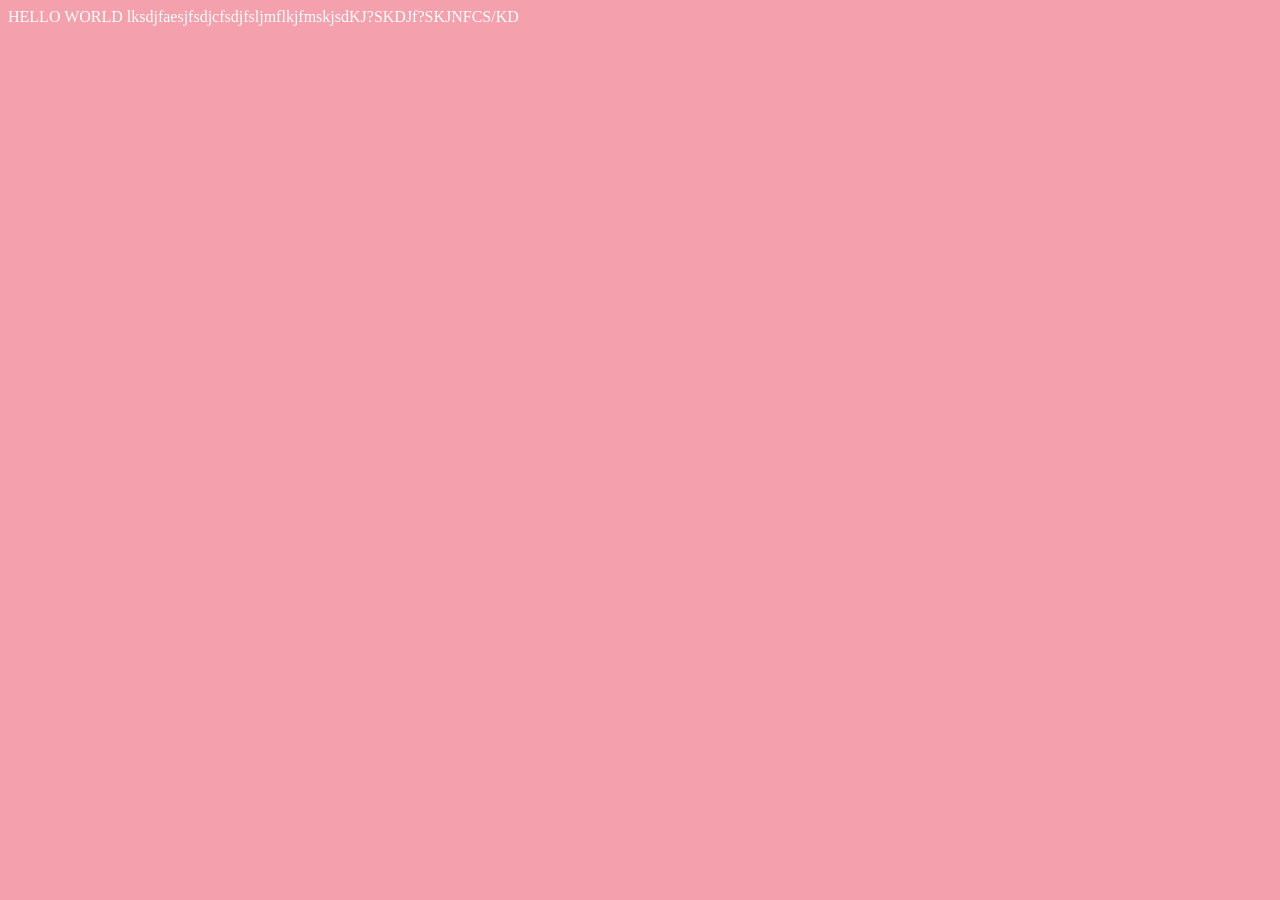
<file: index.html>
<!DOCTYPE html>
<html lang="en">
<head>
    <meta charset="UTF-8">
    <meta name="viewport" content="width=device-width, initial-scale=1.0">
    <title>Document</title>
    <link rel="stylesheet" href="styles/indexstyles.css">
</head>
<body>
    HELLO WORLD
    lksdjfaesjfsdjcfsdjfsljmflkjfmskjsdKJ?SKDJf?SKJNFCS/KD
</body>
</html>
</file>
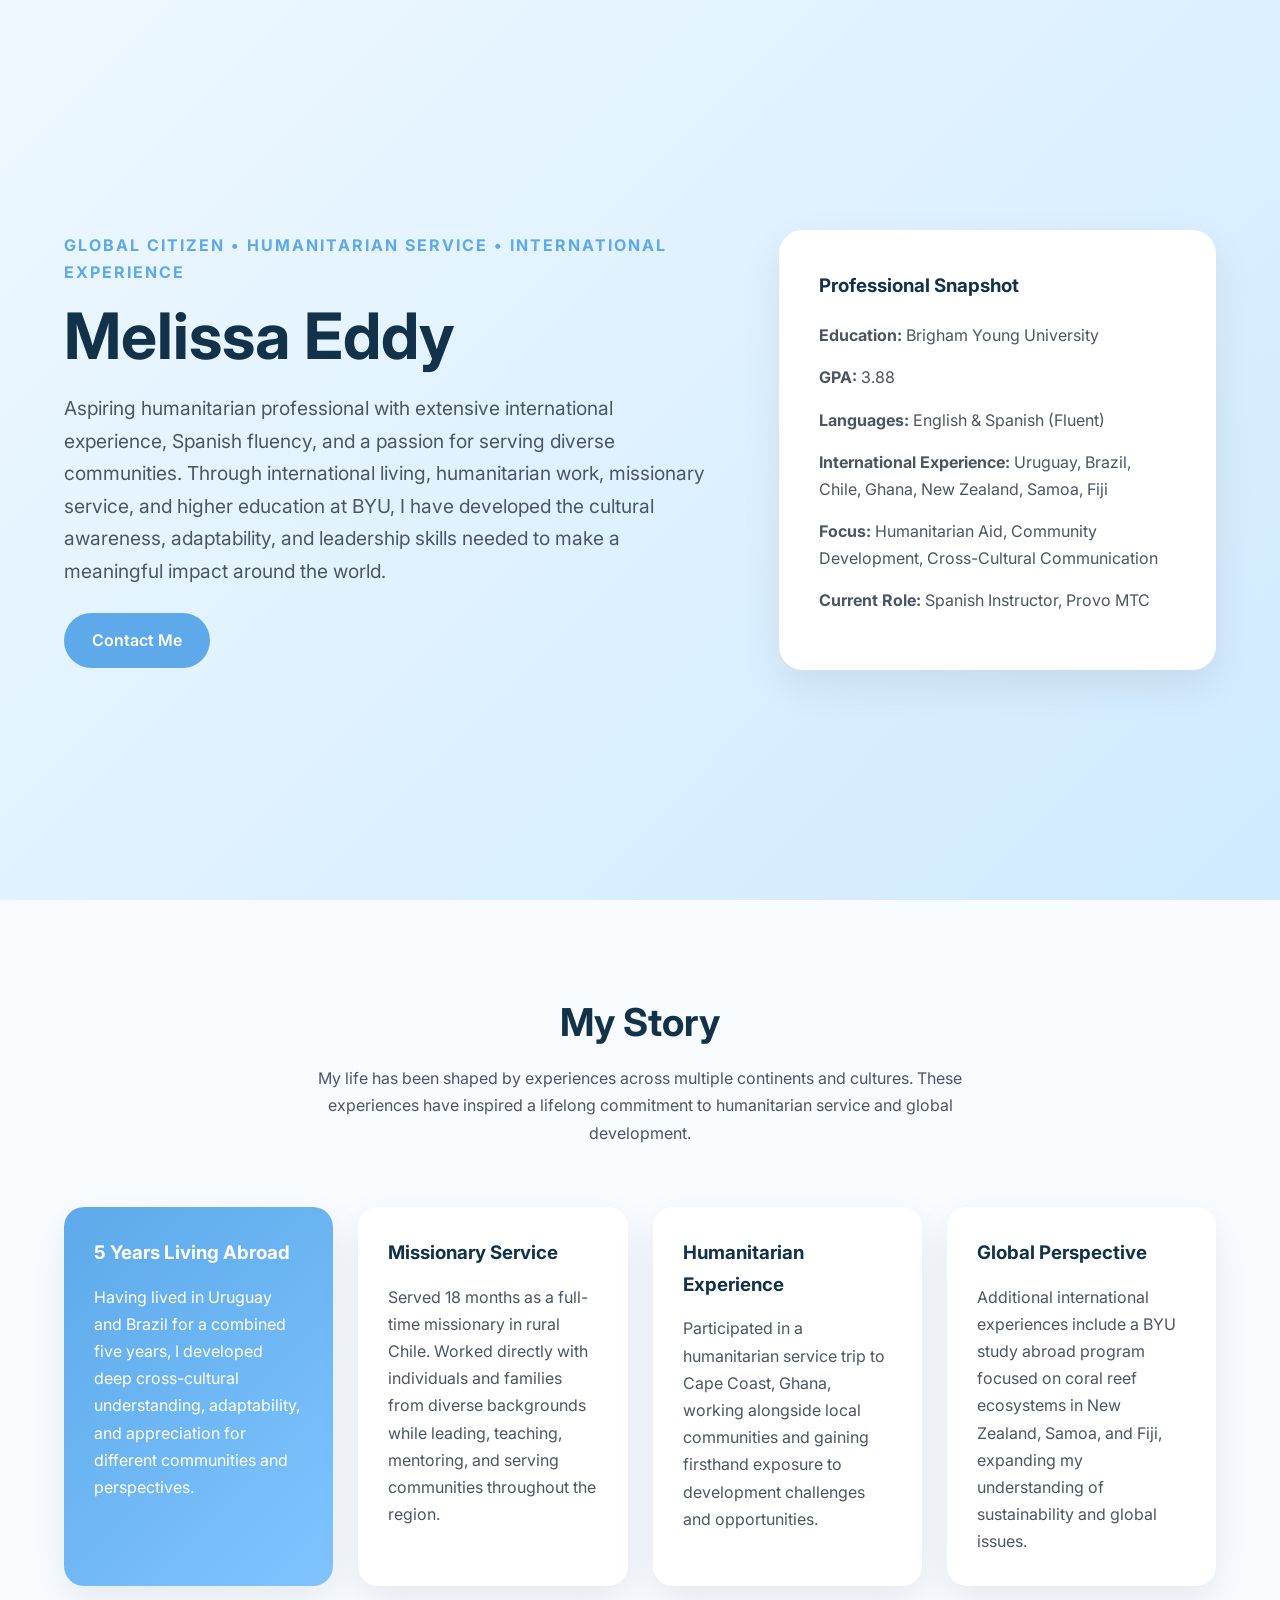
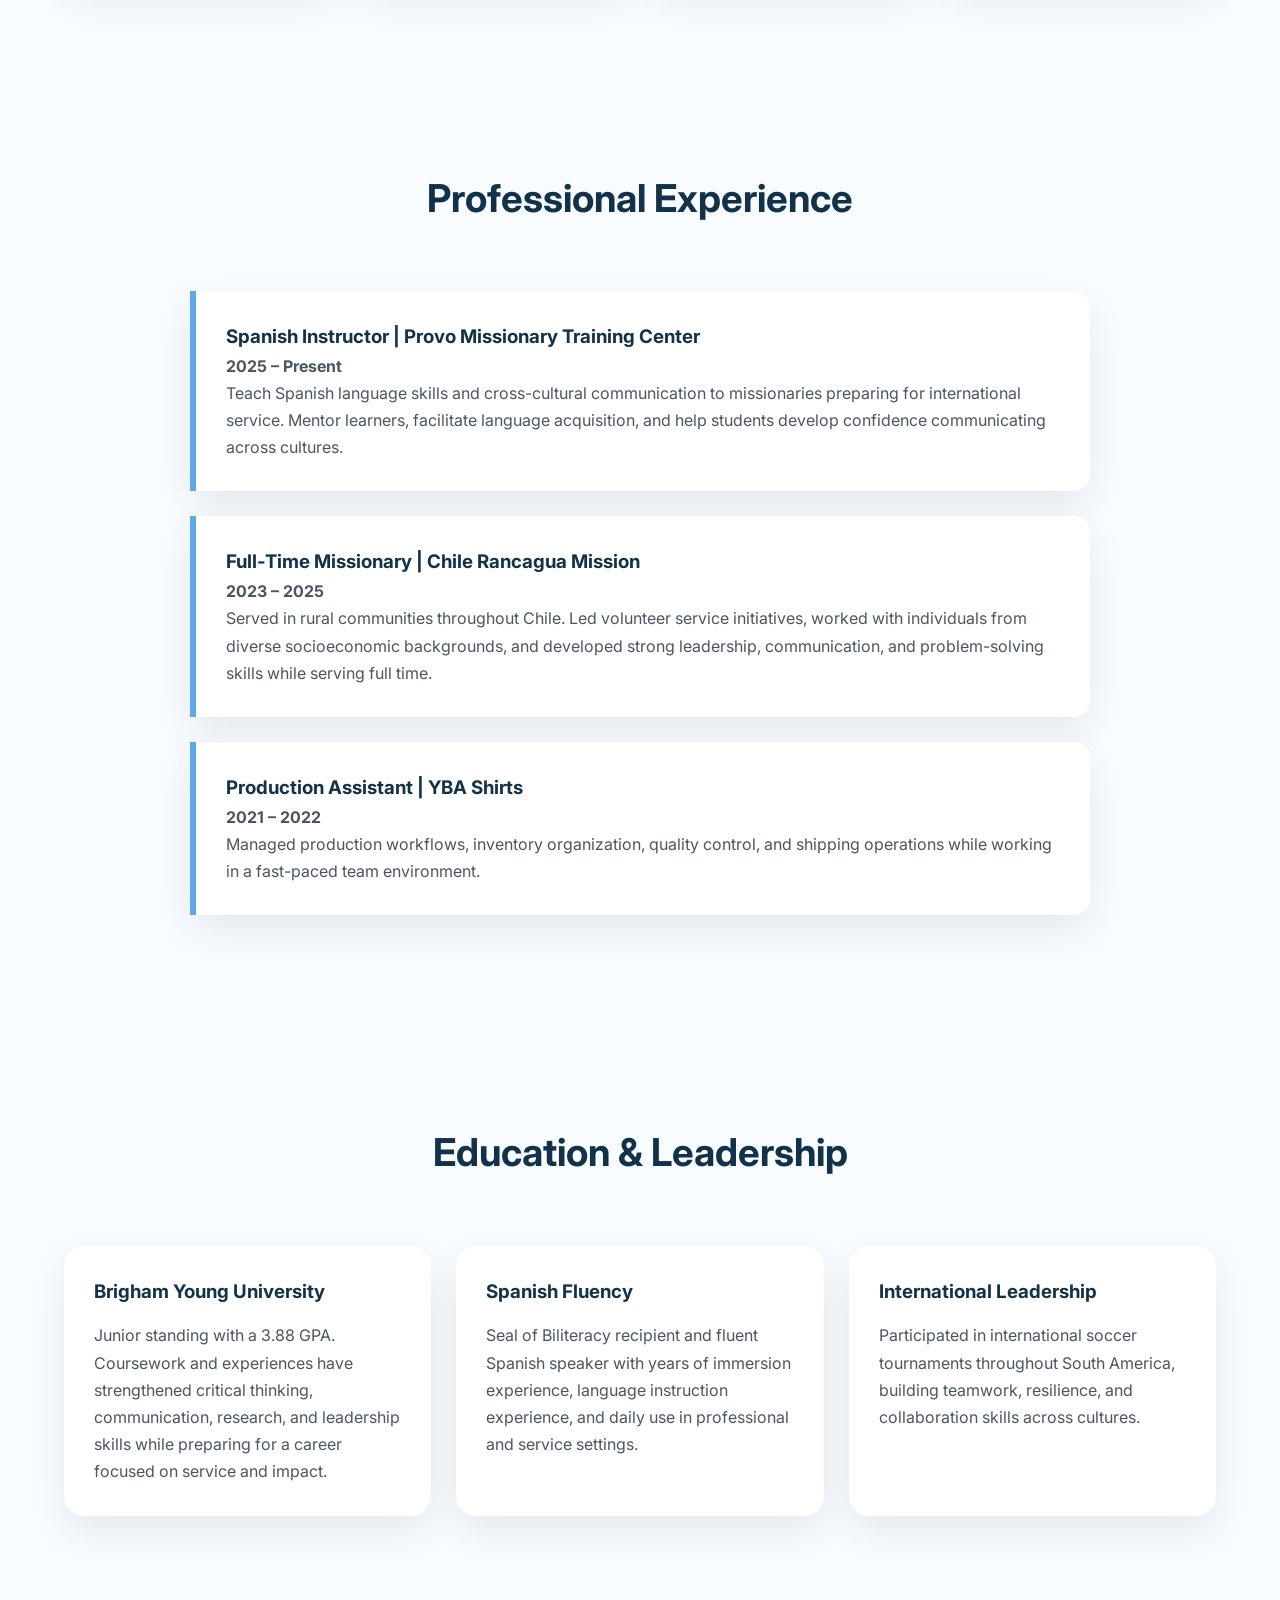
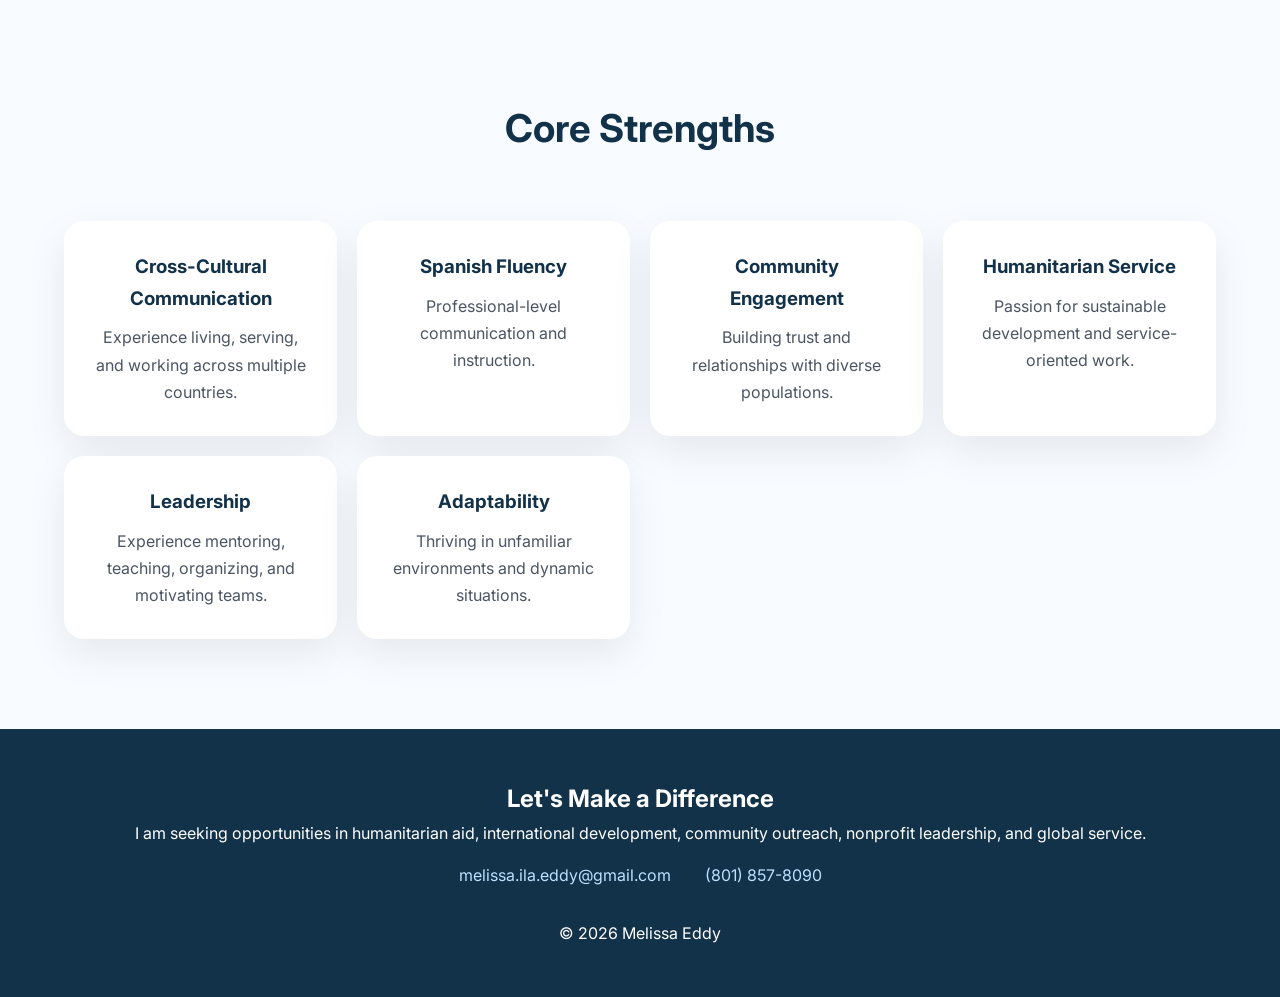
<file: pages/resume.html>
<!DOCTYPE html>
<html lang="en">
<head>
<meta charset="UTF-8">
<meta name="viewport" content="width=device-width, initial-scale=1.0">
<title>Melissa Eddy | Humanitarian & Global Development Professional</title>

<link href="https://fonts.googleapis.com/css2?family=Inter:wght@300;400;500;600;700;800&display=swap" rel="stylesheet">

<style>
:root{
    --primary:#5da9e9;
    --secondary:#dff2ff;
    --dark:#12324a;
    --text:#4b5563;
    --light:#f8fbff;
    --white:#ffffff;
    --shadow:0 15px 40px rgba(0,0,0,.08);
}

*{
    margin:0;
    padding:0;
    box-sizing:border-box;
}

body{
    font-family:'Inter',sans-serif;
    background:var(--light);
    color:var(--text);
    line-height:1.7;
}

.container{
    width:90%;
    max-width:1200px;
    margin:auto;
}

header{
    background:linear-gradient(135deg,#eef8ff,#cfeaff);
    min-height:100vh;
    display:flex;
    align-items:center;
}

.hero{
    display:grid;
    grid-template-columns:1.2fr .8fr;
    gap:60px;
    align-items:center;
}

.hero h1{
    font-size:4rem;
    color:var(--dark);
    line-height:1.1;
    margin-bottom:20px;
}

.hero p{
    font-size:1.2rem;
    margin-bottom:25px;
}

.tagline{
    color:var(--primary);
    font-weight:700;
    text-transform:uppercase;
    letter-spacing:2px;
    margin-bottom:15px;
}

.btn{
    display:inline-block;
    padding:14px 28px;
    background:var(--primary);
    color:white;
    text-decoration:none;
    border-radius:50px;
    font-weight:600;
    transition:.3s;
}

.btn:hover{
    transform:translateY(-3px);
}

.profile-card{
    background:white;
    padding:40px;
    border-radius:24px;
    box-shadow:var(--shadow);
}

.profile-card h3{
    color:var(--dark);
    margin-bottom:20px;
}

.profile-item{
    margin-bottom:15px;
}

section{
    padding:90px 0;
}

.section-title{
    text-align:center;
    margin-bottom:60px;
}

.section-title h2{
    color:var(--dark);
    font-size:2.4rem;
    margin-bottom:10px;
}

.section-title p{
    max-width:700px;
    margin:auto;
}

.about-grid{
    display:grid;
    grid-template-columns:repeat(auto-fit,minmax(250px,1fr));
    gap:25px;
}

.card{
    background:white;
    padding:30px;
    border-radius:20px;
    box-shadow:var(--shadow);
}

.card h3{
    color:var(--dark);
    margin-bottom:15px;
}

.timeline{
    max-width:900px;
    margin:auto;
}

.timeline-item{
    background:white;
    margin-bottom:25px;
    padding:30px;
    border-left:6px solid var(--primary);
    border-radius:0 16px 16px 0;
    box-shadow:var(--shadow);
}

.timeline-item h3{
    color:var(--dark);
}

.skills{
    display:grid;
    grid-template-columns:repeat(auto-fit,minmax(220px,1fr));
    gap:20px;
}

.skill-box{
    background:white;
    text-align:center;
    padding:30px;
    border-radius:20px;
    box-shadow:var(--shadow);
}

.skill-box h3{
    color:var(--dark);
    margin-bottom:10px;
}

.highlight{
    background:linear-gradient(135deg,#5da9e9,#7fc4ff);
    color:white;
}

.highlight h3{
    color:white;
}

footer{
    background:var(--dark);
    color:white;
    text-align:center;
    padding:50px 20px;
}

.contact-links{
    margin-top:15px;
}

.contact-links a{
    color:#bde0ff;
    text-decoration:none;
    margin:0 15px;
}

@media(max-width:900px){

.hero{
    grid-template-columns:1fr;
}

.hero h1{
    font-size:3rem;
}
}
</style>
</head>

<body>

<header>
<div class="container">
<div class="hero">

<div>
<div class="tagline">Global Citizen • Humanitarian Service • International Experience</div>

<h1>Melissa Eddy</h1>

<p>
Aspiring humanitarian professional with extensive international experience,
Spanish fluency, and a passion for serving diverse communities. Through
international living, humanitarian work, missionary service, and higher
education at BYU, I have developed the cultural awareness, adaptability,
and leadership skills needed to make a meaningful impact around the world.
</p>

<a href="mailto:melissa.ila.eddy@gmail.com" class="btn">Contact Me</a>
</div>

<div class="profile-card">
<h3>Professional Snapshot</h3>

<div class="profile-item"><strong>Education:</strong> Brigham Young University</div>
<div class="profile-item"><strong>GPA:</strong> 3.88</div>
<div class="profile-item"><strong>Languages:</strong> English & Spanish (Fluent)</div>
<div class="profile-item"><strong>International Experience:</strong> Uruguay, Brazil, Chile, Ghana, New Zealand, Samoa, Fiji</div>
<div class="profile-item"><strong>Focus:</strong> Humanitarian Aid, Community Development, Cross-Cultural Communication</div>
<div class="profile-item"><strong>Current Role:</strong> Spanish Instructor, Provo MTC</div>
</div>

</div>
</div>
</header>

<section>
<div class="container">

<div class="section-title">
<h2>My Story</h2>
<p>
My life has been shaped by experiences across multiple continents and cultures.
These experiences have inspired a lifelong commitment to humanitarian service
and global development.
</p>
</div>

<div class="about-grid">

<div class="card highlight">
<h3>5 Years Living Abroad</h3>
<p>
Having lived in Uruguay and Brazil for a combined five years, I developed
deep cross-cultural understanding, adaptability, and appreciation for
different communities and perspectives.
</p>
</div>

<div class="card">
<h3>Missionary Service</h3>
<p>
Served 18 months as a full-time missionary in rural Chile. Worked directly
with individuals and families from diverse backgrounds while leading,
teaching, mentoring, and serving communities throughout the region.
</p>
</div>

<div class="card">
<h3>Humanitarian Experience</h3>
<p>
Participated in a humanitarian service trip to Cape Coast, Ghana,
working alongside local communities and gaining firsthand exposure
to development challenges and opportunities.
</p>
</div>

<div class="card">
<h3>Global Perspective</h3>
<p>
Additional international experiences include a BYU study abroad program
focused on coral reef ecosystems in New Zealand, Samoa, and Fiji,
expanding my understanding of sustainability and global issues.
</p>
</div>

</div>
</div>
</section>

<section>
<div class="container">

<div class="section-title">
<h2>Professional Experience</h2>
</div>

<div class="timeline">

<div class="timeline-item">
<h3>Spanish Instructor | Provo Missionary Training Center</h3>
<p><strong>2025 – Present</strong></p>
<p>
Teach Spanish language skills and cross-cultural communication to
missionaries preparing for international service. Mentor learners,
facilitate language acquisition, and help students develop confidence
communicating across cultures.
</p>
</div>

<div class="timeline-item">
<h3>Full-Time Missionary | Chile Rancagua Mission</h3>
<p><strong>2023 – 2025</strong></p>
<p>
Served in rural communities throughout Chile. Led volunteer service
initiatives, worked with individuals from diverse socioeconomic backgrounds,
and developed strong leadership, communication, and problem-solving skills
while serving full time.
</p>
</div>

<div class="timeline-item">
<h3>Production Assistant | YBA Shirts</h3>
<p><strong>2021 – 2022</strong></p>
<p>
Managed production workflows, inventory organization, quality control,
and shipping operations while working in a fast-paced team environment.
</p>
</div>

</div>

</div>
</section>

<section>
<div class="container">

<div class="section-title">
<h2>Education & Leadership</h2>
</div>

<div class="about-grid">

<div class="card">
<h3>Brigham Young University</h3>
<p>
Junior standing with a 3.88 GPA. Coursework and experiences have strengthened
critical thinking, communication, research, and leadership skills while
preparing for a career focused on service and impact.
</p>
</div>

<div class="card">
<h3>Spanish Fluency</h3>
<p>
Seal of Biliteracy recipient and fluent Spanish speaker with years of
immersion experience, language instruction experience, and daily use in
professional and service settings.
</p>
</div>

<div class="card">
<h3>International Leadership</h3>
<p>
Participated in international soccer tournaments throughout South America,
building teamwork, resilience, and collaboration skills across cultures.
</p>
</div>

</div>

</div>
</section>

<section>
<div class="container">

<div class="section-title">
<h2>Core Strengths</h2>
</div>

<div class="skills">

<div class="skill-box">
<h3>Cross-Cultural Communication</h3>
<p>Experience living, serving, and working across multiple countries.</p>
</div>

<div class="skill-box">
<h3>Spanish Fluency</h3>
<p>Professional-level communication and instruction.</p>
</div>

<div class="skill-box">
<h3>Community Engagement</h3>
<p>Building trust and relationships with diverse populations.</p>
</div>

<div class="skill-box">
<h3>Humanitarian Service</h3>
<p>Passion for sustainable development and service-oriented work.</p>
</div>

<div class="skill-box">
<h3>Leadership</h3>
<p>Experience mentoring, teaching, organizing, and motivating teams.</p>
</div>

<div class="skill-box">
<h3>Adaptability</h3>
<p>Thriving in unfamiliar environments and dynamic situations.</p>
</div>

</div>

</div>
</section>

<footer>

<h2>Let's Make a Difference</h2>

<p>
I am seeking opportunities in humanitarian aid, international development,
community outreach, nonprofit leadership, and global service.
</p>

<div class="contact-links">
<a href="mailto:melissa.ila.eddy@gmail.com">melissa.ila.eddy@gmail.com</a>
<a href="tel:8018578090">(801) 857-8090</a>
</div>

<p style="margin-top:30px;">
© 2026 Melissa Eddy
</p>

</footer>

</body>
</html>
</file>
<file: styles/indexstyles.css>
body{
    background-color: rgb(245, 160, 173);
    color: white;
}
</file>
